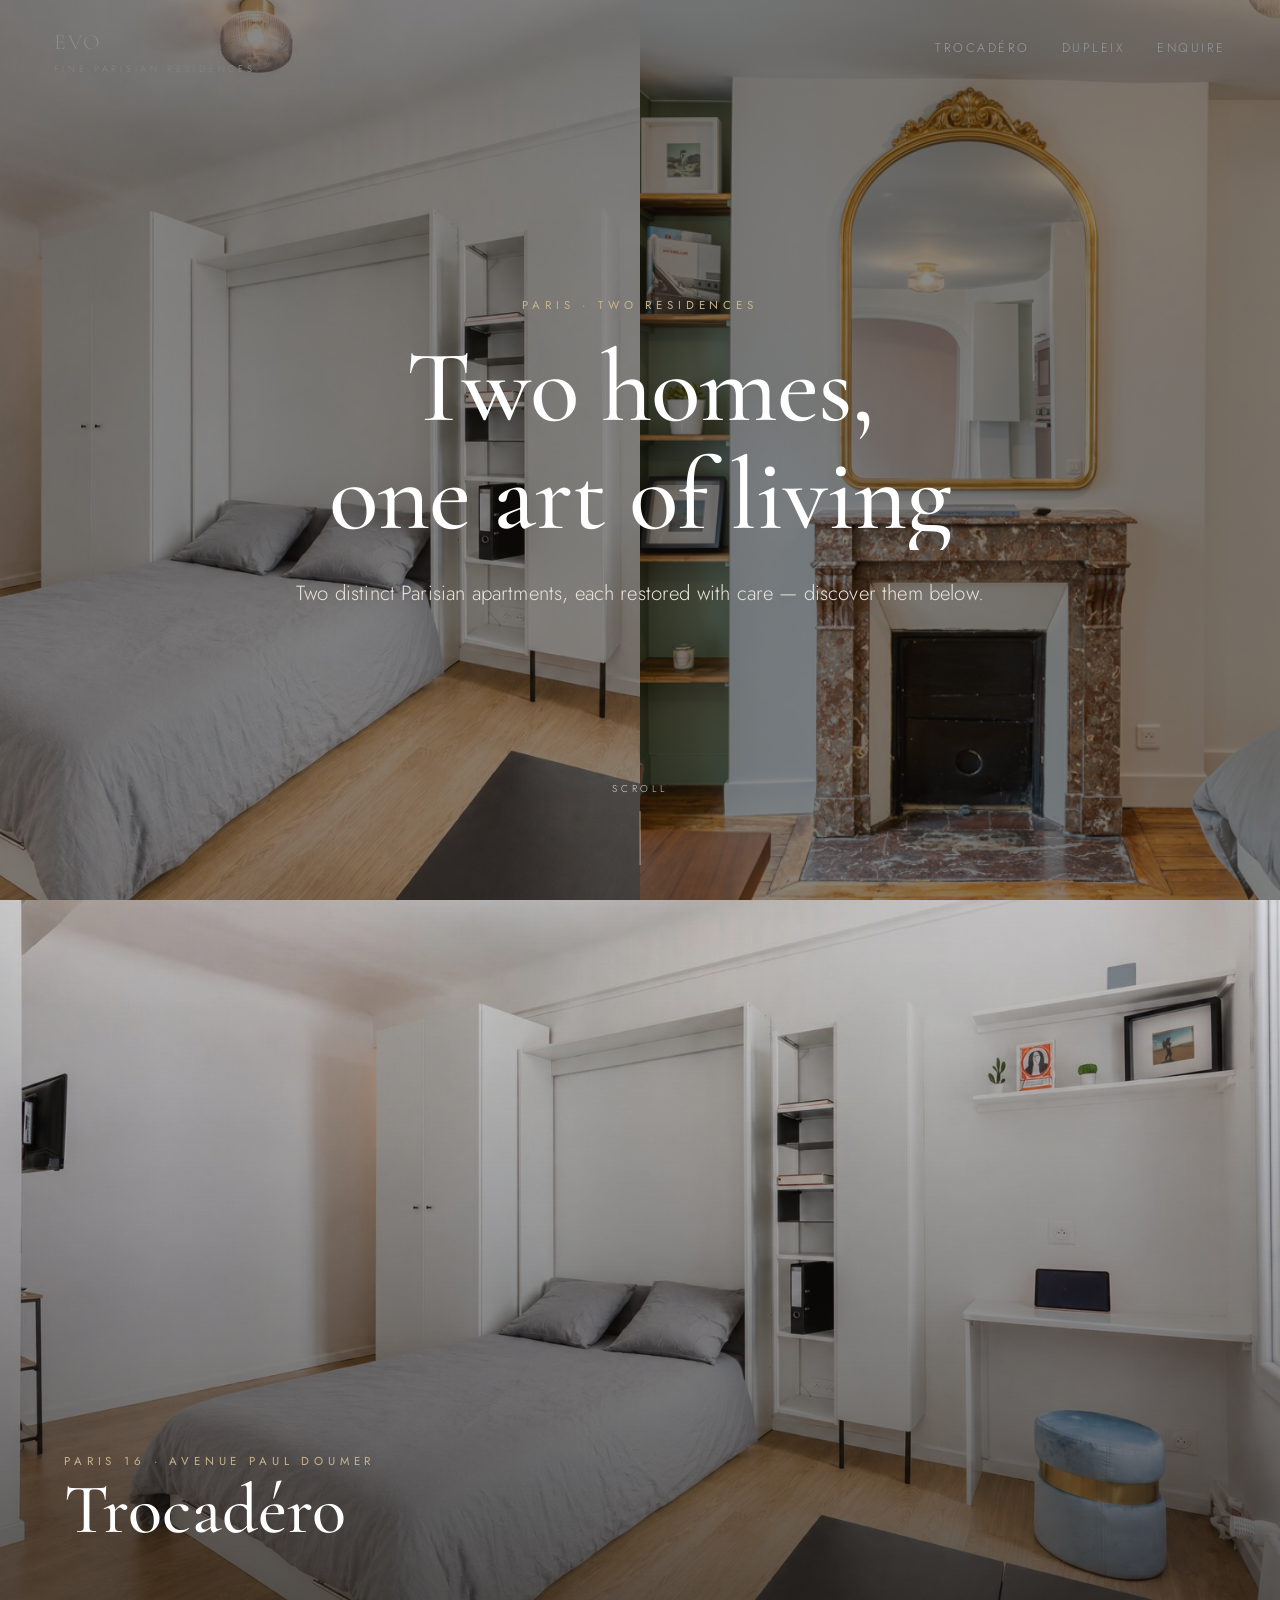
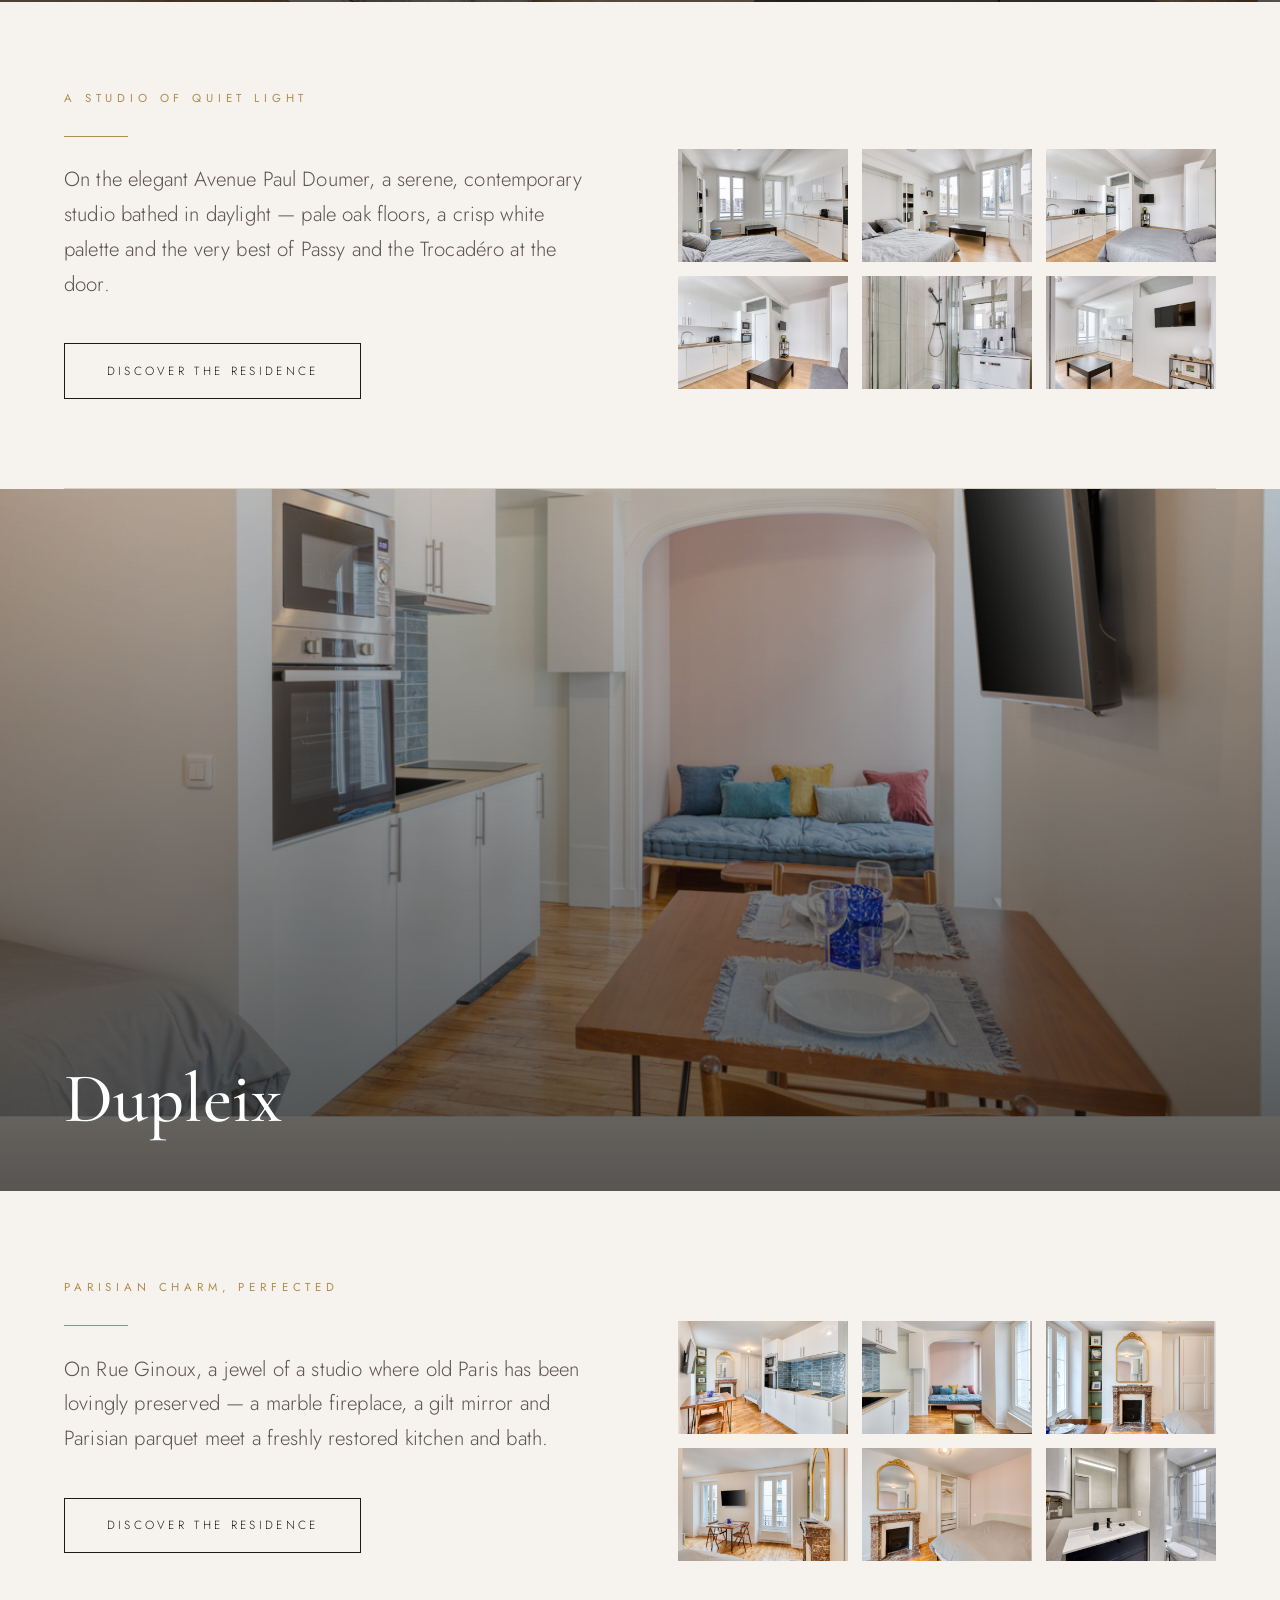
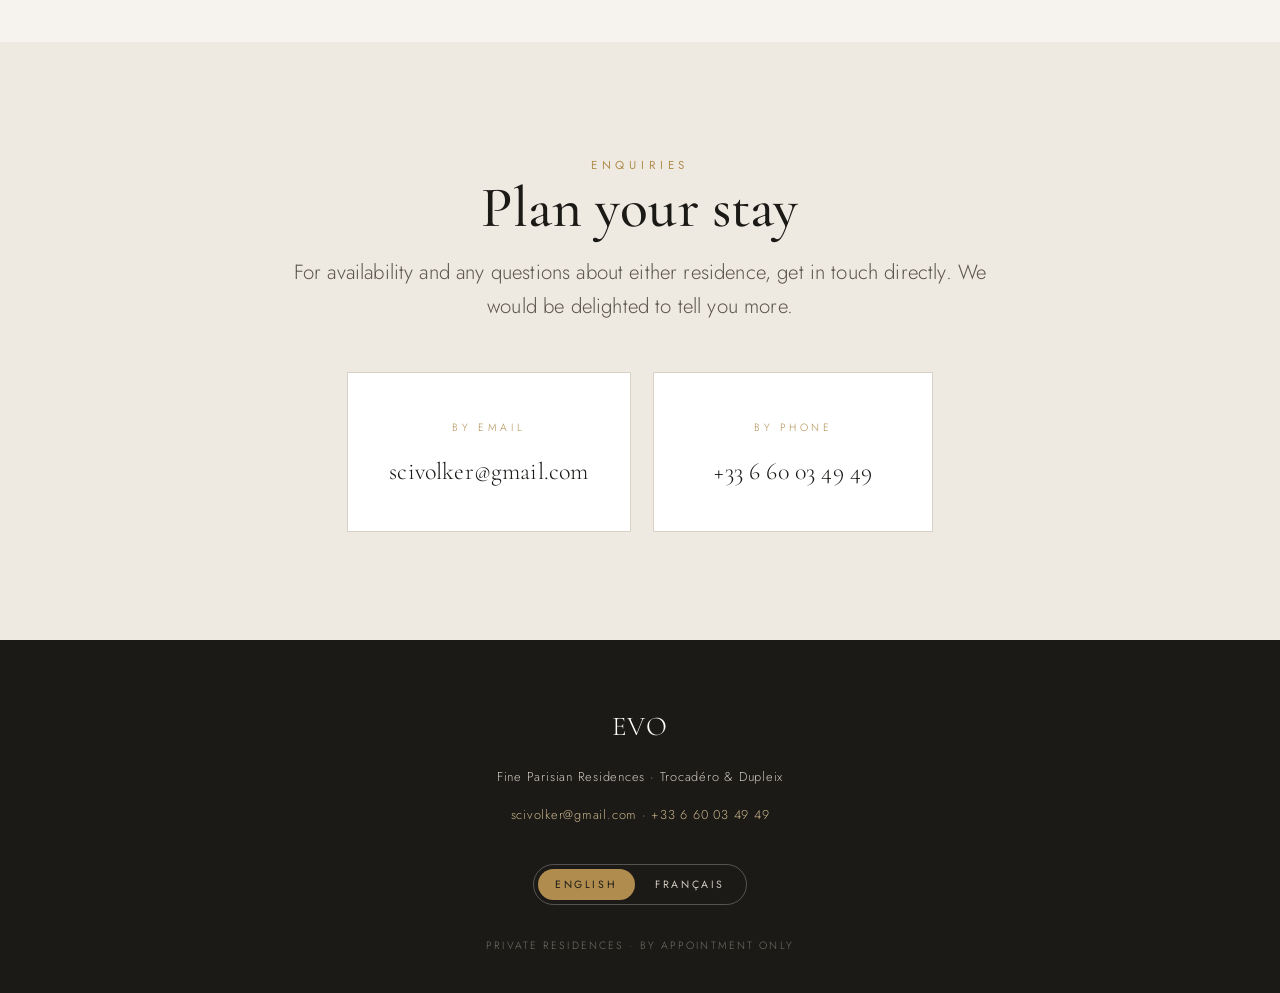
<file: index.html>
<!DOCTYPE html>
<html lang="en">
<head>
<meta charset="UTF-8">
<meta name="viewport" content="width=device-width, initial-scale=1.0">
<title>Two Fine Parisian Residences · Trocadéro & Dupleix</title>
<meta name="description" content="Two beautifully appointed Paris apartments — a luminous studio by the Trocadéro and a characterful pied-à-terre in the 15th.">
<link rel="preconnect" href="https://fonts.googleapis.com">
<link rel="preconnect" href="https://fonts.gstatic.com" crossorigin>
<link href="https://fonts.googleapis.com/css2?family=Cormorant+Garamond:ital,wght@0,400;0,500;1,400&family=Jost:wght@300;400;500&display=swap" rel="stylesheet">
<link rel="stylesheet" href="assets/css/style.css?v=4">
<style>
  /* generic landing extras */
  .landing-hero{ min-height:100vh; min-height:100svh; display:flex; align-items:center; justify-content:center; text-align:center; color:#fff; position:relative; overflow:hidden; }
  .landing-hero .split{ position:absolute; inset:0; display:grid; grid-template-columns:1fr 1fr; z-index:-2; }
  .landing-hero .split img{ width:100%; height:100%; object-fit:cover; }
  .landing-hero::after{ content:""; position:absolute; inset:0; background:rgba(20,18,15,.5); z-index:-1; }
  /* On phones, two landscape photos squeezed into two half-screens crop badly.
     Show a single, portrait-friendly image full screen instead. */
  @media(max-width:760px){
    .landing-hero .split{ grid-template-columns:1fr; }
    .landing-hero .split img:first-child{ display:none; }
    .landing-hero .split img:last-child{ height:100%; object-position:center 32%; }
  }
  .prop-block{ padding-block:clamp(4rem,9vh,7rem); }
  .prop-hero{ position:relative; height:78vh; min-height:520px; overflow:hidden; display:flex; align-items:flex-end; color:#fff; }
  .prop-hero img{ position:absolute; inset:0; width:100%; height:120%; object-fit:cover; z-index:-2; }
  .prop-hero::after{ content:""; position:absolute; inset:0; background:linear-gradient(180deg,rgba(20,18,15,.15),rgba(20,18,15,.7)); z-index:-1; }
  .prop-hero .pin{ width:min(1180px,90vw); margin-inline:auto; padding-bottom:3.4rem; }
  .mini-gallery{ display:grid; grid-template-columns:repeat(3,1fr); gap:14px; margin-top:3rem; }
  .mini-gallery img{ width:100%; aspect-ratio:3/2; object-fit:cover; cursor:pointer; transition:transform 1s var(--ease); }
  .mini-gallery a{ overflow:hidden; display:block; }
  .mini-gallery img:hover{ transform:scale(1.06); }
  @media(max-width:680px){ .mini-gallery{ grid-template-columns:repeat(2,1fr); } }
</style>
</head>
<body>

<header class="topbar">
  <a class="brand" href="#top">EVO<small>Fine Parisian Residences</small></a>
  <nav>
    <a class="navlink" href="#trocadero" data-en="Trocadéro" data-fr="Trocadéro">Trocadéro</a>
    <a class="navlink" href="#ginoux" data-en="Dupleix" data-fr="Dupleix">Dupleix</a>
    <a href="#contact" data-en="Enquire" data-fr="Contact">Enquire</a>
  </nav>
</header>

<!-- LANDING HERO -->
<section class="landing-hero" id="top">
  <div class="split">
    <img src="trocadero/img/hero-trocadero.jpg" alt="Luminous studio by the Trocadéro">
    <img src="ginoux/img/MI6A3746-Modifier.jpg" alt="Characterful studio in the 15th">
  </div>
  <div class="wrap">
    <span class="eyebrow" data-reveal data-en="Paris · Two Residences" data-fr="Paris · Deux Résidences" style="color:var(--gold-dim)">Paris · Two Residences</span>
    <h1 data-reveal data-reveal-delay="1" style="margin-top:1rem">
      <span class="reveal-line"><span data-en="Two homes," data-fr="Deux adresses,">Two homes,</span></span>
      <span class="reveal-line"><span data-en="one art of living" data-fr="un même art de vivre">one art of living</span></span>
    </h1>
    <p class="lead" data-reveal data-reveal-delay="2" style="margin:1.6rem auto 0;color:#e9e3d8" data-en="Two distinct Parisian apartments, each restored with care — discover them below." data-fr="Deux appartements parisiens singuliers, chacun rénové avec soin — découvrez-les ci-dessous.">Two distinct Parisian apartments, each restored with care — discover them below.</p>
  </div>
  <div class="scrollcue"><span data-en="Scroll" data-fr="Défiler">Scroll</span><span class="l"></span></div>
</section>

<!-- ============ TROCADÉRO ============ -->
<section id="trocadero">
  <div class="prop-hero">
    <img src="trocadero/img/hero-trocadero.jpg" alt="The Paul Doumer studio" data-parallax="0.12">
    <div class="pin">
      <span class="eyebrow" data-reveal style="color:var(--gold-dim)">Paris 16 · Avenue Paul Doumer</span>
      <h2 data-reveal data-reveal-delay="1" style="font-size:clamp(2.4rem,6vw,4.4rem)">Trocadéro</h2>
    </div>
  </div>
  <div class="prop-block">
    <div class="wrap intro-grid">
      <div data-reveal>
        <span class="eyebrow" data-en="A studio of quiet light" data-fr="Un studio de lumière paisible">A studio of quiet light</span>
        <div class="rule"></div>
        <p class="lead" data-en="On the elegant Avenue Paul Doumer, a serene, contemporary studio bathed in daylight — pale oak floors, a crisp white palette and the very best of Passy and the Trocadéro at the door." data-fr="Sur l'élégante avenue Paul Doumer, un studio serein et contemporain baigné de lumière — parquet de chêne clair, palette d'un blanc franc et le meilleur de Passy et du Trocadéro à la porte.">On the elegant Avenue Paul Doumer, a serene, contemporary studio bathed in daylight — pale oak floors, a crisp white palette and the very best of Passy and the Trocadéro at the door.</p>
        <a class="btn" href="trocadero/index.html" data-en="Discover the residence" data-fr="Découvrir la résidence">Discover the residence</a>
      </div>
      <div data-reveal data-reveal-delay="1">
        <div class="mini-gallery" data-lightbox>
          <a><img loading="lazy" src="trocadero/img/D07B2797.jpg" alt=""></a>
          <a><img loading="lazy" src="trocadero/img/D07B2812.jpg" alt=""></a>
          <a><img loading="lazy" src="trocadero/img/D07B2832.jpg" alt=""></a>
          <a><img loading="lazy" src="trocadero/img/D07B2862.jpg" alt=""></a>
          <a><img loading="lazy" src="trocadero/img/D07B2777.jpg" alt=""></a>
          <a><img loading="lazy" src="trocadero/img/D07B2887.jpg" alt=""></a>
        </div>
      </div>
    </div>
  </div>
</section>

<div class="wrap"><div class="prop-sep"></div></div>

<!-- ============ GINOUX ============ -->
<section id="ginoux">
  <div class="prop-hero">
    <img src="ginoux/img/MI6A3711-Modifier.jpg" alt="The Ginoux studio" data-parallax="0.12" style="object-position:64% 100%">
    <div class="pin">
      <span class="eyebrow" data-reveal style="color:var(--gold-dim)">Paris 15 · Rue Ginoux</span>
      <h2 data-reveal data-reveal-delay="1" style="font-size:clamp(2.4rem,6vw,4.4rem)">Dupleix</h2>
    </div>
  </div>
  <div class="prop-block">
    <div class="wrap intro-grid">
      <div data-reveal data-reveal-delay="1" style="order:2">
        <div class="mini-gallery" data-lightbox>
          <a><img loading="lazy" src="ginoux/img/MI6A3731.jpg" alt=""></a>
          <a><img loading="lazy" src="ginoux/img/MI6A3716.jpg" alt=""></a>
          <a><img loading="lazy" src="ginoux/img/MI6A3746-Modifier.jpg" alt=""></a>
          <a><img loading="lazy" src="ginoux/img/MI6A3761-Modifier.jpg" alt=""></a>
          <a><img loading="lazy" src="ginoux/img/MI6A3781-Modifier.jpg" alt=""></a>
          <a><img loading="lazy" src="ginoux/img/MI6A3681-Modifier.jpg" alt=""></a>
        </div>
      </div>
      <div data-reveal style="order:1">
        <span class="eyebrow" data-en="Parisian charm, perfected" data-fr="Le charme parisien sublimé">Parisian charm, perfected</span>
        <div class="rule"></div>
        <p class="lead" data-en="On Rue Ginoux, a jewel of a studio where old Paris has been lovingly preserved — a marble fireplace, a gilt mirror and Parisian parquet meet a freshly restored kitchen and bath." data-fr="Rue Ginoux, un studio bijou où le vieux Paris a été précieusement préservé — cheminée de marbre, miroir doré et parquet parisien côtoient une cuisine et une salle d'eau rénovées.">On Rue Ginoux, a jewel of a studio where old Paris has been lovingly preserved — a marble fireplace, a gilt mirror and Parisian parquet meet a freshly restored kitchen and bath.</p>
        <a class="btn" href="ginoux/index.html" data-en="Discover the residence" data-fr="Découvrir la résidence">Discover the residence</a>
      </div>
    </div>
  </div>
</section>

<!-- CONTACT -->
<section class="section alt" id="contact">
  <div class="wrap contact">
    <span class="eyebrow" data-reveal data-en="Enquiries" data-fr="Renseignements">Enquiries</span>
    <h2 data-reveal data-reveal-delay="1" data-en="Plan your stay" data-fr="Préparez votre séjour">Plan your stay</h2>
    <p class="lead" data-reveal data-reveal-delay="2" data-en="For availability and any questions about either residence, get in touch directly. We would be delighted to tell you more." data-fr="Pour les disponibilités et toute question sur l'une ou l'autre des résidences, contactez-nous directement. Nous serons ravis de vous en dire plus.">For availability and any questions about either residence, get in touch directly. We would be delighted to tell you more.</p>
    <div class="contact-cards">
      <div class="ccard" data-reveal>
        <span class="k" data-en="By email" data-fr="Par e-mail">By email</span>
        <a href="mailto:scivolker@gmail.com">scivolker@gmail.com</a>
      </div>
      <div class="ccard" data-reveal data-reveal-delay="1">
        <span class="k" data-en="By phone" data-fr="Par téléphone">By phone</span>
        <a href="tel:+33660034949">+33 6 60 03 49 49</a>
      </div>
    </div>
  </div>
</section>

<!-- FOOTER -->
<footer class="footer">
  <div class="brand">EVO</div>
  <p class="meta" data-en="Fine Parisian Residences · Trocadéro &amp; Dupleix" data-fr="Résidences parisiennes d'exception · Trocadéro &amp; Dupleix">Fine Parisian Residences · Trocadéro &amp; Dupleix</p>
  <p class="meta"><a href="mailto:scivolker@gmail.com">scivolker@gmail.com</a> · <a href="tel:+33660034949">+33 6 60 03 49 49</a></p>

  <div class="lang" role="group" aria-label="Language">
    <button data-lang="en" class="active">English</button>
    <button data-lang="fr">Français</button>
  </div>

  <p class="fine" data-en="Private residences · By appointment only" data-fr="Résidences privées · Sur rendez-vous uniquement">Private residences · By appointment only</p>
</footer>

<script src="assets/js/main.js?v=4"></script>
</body>
</html>
</file>
<file: assets/css/style.css>
/* =========================================================
   EVO — Fine Parisian Residences
   Shared luxury stylesheet
   ========================================================= */

:root{
  --bg:        #f6f3ee;   /* warm cream paper        */
  --bg-alt:    #efeae1;   /* slightly deeper cream   */
  --ink:       #1c1a17;   /* near-black, warm        */
  --ink-soft:  #5a554d;   /* muted text              */
  --line:      #d8d1c5;   /* hairline                */
  --gold:      #b08d4f;   /* champagne gold accent   */
  --gold-dim:  #c8b48a;
  --white:     #ffffff;
  --shadow:    0 24px 60px -28px rgba(28,26,23,.45);
  --serif: "Cormorant Garamond", "Times New Roman", serif;
  --sans: "Jost", "Helvetica Neue", Arial, sans-serif;
  --ease: cubic-bezier(.22,.61,.36,1);
}

*{ box-sizing:border-box; margin:0; padding:0; }

html{ scroll-behavior:smooth; -webkit-font-smoothing:antialiased; }

body{
  background:var(--bg);
  color:var(--ink);
  font-family:var(--sans);
  font-weight:300;
  font-size:16px;
  line-height:1.7;
  letter-spacing:.01em;
  overflow-x:hidden;
}

img{ display:block; max-width:100%; }

.wrap{ width:min(1180px, 90vw); margin-inline:auto; }

/* ---------- Typography ---------- */
h1,h2,h3{ font-family:var(--serif); font-weight:500; line-height:1.06; }
h1{ font-size:clamp(2.8rem, 8vw, 6.5rem); letter-spacing:-.01em; }
h2{ font-size:clamp(2rem, 4.6vw, 3.6rem); }
h3{ font-size:clamp(1.4rem, 2.4vw, 2rem); }

.eyebrow{
  font-family:var(--sans);
  text-transform:uppercase;
  letter-spacing:.42em;
  font-size:.72rem;
  font-weight:400;
  color:var(--gold);
  display:inline-block;
}

.lead{ font-size:clamp(1.05rem,1.6vw,1.35rem); color:var(--ink-soft); max-width:60ch; }

/* gold rule */
.rule{ width:64px; height:1px; background:var(--gold); margin:1.6rem 0; }
.rule.center{ margin-inline:auto; }

/* ---------- Top bar ---------- */
.topbar{
  position:fixed; inset:0 0 auto 0; z-index:60;
  display:flex; align-items:center; justify-content:space-between;
  padding:1.5rem clamp(1.2rem,5vw,3.4rem);
  mix-blend-mode:difference; color:#fff;
  transition:padding .4s var(--ease);
}
.topbar .brand{
  font-family:var(--serif); font-size:1.35rem; letter-spacing:.06em;
  text-decoration:none; color:inherit;
}
.topbar .brand small{ display:block; font-family:var(--sans); font-size:.58rem; letter-spacing:.4em; text-transform:uppercase; opacity:.8; }
.topbar nav{ display:flex; gap:2rem; align-items:center; }
.topbar nav a{
  color:inherit; text-decoration:none; font-size:.78rem;
  text-transform:uppercase; letter-spacing:.2em;
  position:relative; padding-bottom:4px;
}
.topbar nav a::after{
  content:""; position:absolute; left:0; bottom:0; height:1px; width:0; background:currentColor; transition:width .4s var(--ease);
}
.topbar nav a:hover::after{ width:100%; }
@media(max-width:760px){ .topbar nav .navlink{ display:none; } }

/* ---------- Hero ---------- */
.hero{
  position:relative; min-height:100vh; min-height:100svh; display:flex; align-items:flex-end;
  overflow:hidden; color:#fff;
}
.hero__media{ position:absolute; inset:0; z-index:-2; }
.hero__media img{ width:100%; height:120%; object-fit:cover; will-change:transform; }
.hero::after{
  content:""; position:absolute; inset:0; z-index:-1;
  background:linear-gradient(180deg, rgba(20,18,15,.45) 0%, rgba(20,18,15,.12) 28%, rgba(20,18,15,.60) 66%, rgba(20,18,15,.92) 100%);
}
.hero__inner{ width:min(1180px,90vw); margin-inline:auto; padding-block:0 9vh; text-shadow:0 2px 30px rgba(0,0,0,.45); }
.hero h1{ max-width:14ch; }
.hero .eyebrow{ color:var(--gold-dim); }
.hero__loc{ margin-top:1.4rem; font-size:1.05rem; letter-spacing:.18em; text-transform:uppercase; opacity:.92; }
.scrollcue{
  position:absolute; left:50%; bottom:2.2rem; transform:translateX(-50%);
  font-size:.62rem; letter-spacing:.4em; text-transform:uppercase; opacity:.8;
  display:flex; flex-direction:column; align-items:center; gap:.8rem;
}
.scrollcue span.l{ width:1px; height:54px; background:#fff; opacity:.6; animation:cue 2.4s var(--ease) infinite; transform-origin:top; }
@keyframes cue{ 0%{transform:scaleY(0)} 40%{transform:scaleY(1)} 100%{transform:scaleY(0); transform-origin:bottom} }

/* ---------- Sections ---------- */
section{ position:relative; }
.section{ padding-block:clamp(5rem,12vh,9rem); }
.section.alt{ background:var(--bg-alt); }

.intro-grid{ display:grid; grid-template-columns:1fr 1fr; gap:clamp(2rem,6vw,6rem); align-items:center; }
.intro-grid .figure{ position:relative; }
.intro-grid .figure img{ width:100%; aspect-ratio:4/5; object-fit:cover; box-shadow:var(--shadow); }
.intro-grid .figure .tag{
  position:absolute; bottom:-18px; left:-18px; background:var(--ink); color:#fff;
  font-size:.62rem; letter-spacing:.3em; text-transform:uppercase; padding:.7rem 1.1rem;
}
@media(max-width:820px){ .intro-grid{ grid-template-columns:1fr; } .intro-grid .figure .tag{ left:0; } }

/* feature list */
.features{ display:grid; grid-template-columns:repeat(3,1fr); gap:2.5rem; margin-top:3.5rem; }
.feature{ padding-top:1.4rem; border-top:1px solid var(--line); }
.feature .n{ font-family:var(--serif); font-size:1.1rem; color:var(--gold); display:block; margin-bottom:.6rem; }
.feature h3{ font-size:1.15rem; margin-bottom:.4rem; }
.feature p{ font-size:.92rem; color:var(--ink-soft); }
@media(max-width:760px){ .features{ grid-template-columns:1fr; gap:1.6rem; } }

/* ---------- Gallery ---------- */
.gallery-head{ display:flex; justify-content:space-between; align-items:flex-end; flex-wrap:wrap; gap:1rem; margin-bottom:3rem; }
.gallery{
  columns:3; column-gap:18px;
}
.gallery figure{ break-inside:avoid; margin:0 0 18px; overflow:hidden; cursor:pointer; position:relative; background:var(--bg-alt); }
.gallery figure img{ width:100%; transition:transform 1.1s var(--ease), filter 1.1s var(--ease); }
.gallery figure::after{
  content:"View"; position:absolute; inset:0; display:flex; align-items:center; justify-content:center;
  font-size:.66rem; letter-spacing:.34em; text-transform:uppercase; color:#fff;
  background:rgba(20,18,15,.32); opacity:0; transition:opacity .5s var(--ease);
  pointer-events:none;
}
.gallery figure:hover img{ transform:scale(1.06); }
.gallery figure:hover::after{ opacity:1; }
@media(max-width:920px){ .gallery{ columns:2; } }
@media(max-width:560px){ .gallery{ columns:1; } }

/* ---------- Banner image (full bleed) ---------- */
.banner{ position:relative; height:70vh; overflow:hidden; }
.banner img{ width:100%; height:120%; object-fit:cover; will-change:transform; }
.banner .quote{
  position:absolute; inset:0; display:flex; align-items:center; justify-content:center; text-align:center;
  color:#fff; padding:2rem;
}
.banner .quote p{ font-family:var(--serif); font-size:clamp(1.6rem,3.4vw,2.8rem); max-width:18ch; line-height:1.2; }
.banner::after{ content:""; position:absolute; inset:0; background:rgba(20,18,15,.34); }
.banner .quote{ z-index:2; }

/* ---------- Contact ---------- */
.contact{ text-align:center; }
.contact .lead{ margin-inline:auto; margin-top:1rem; }
.contact-cards{ display:flex; gap:1.4rem; justify-content:center; flex-wrap:wrap; margin-top:3rem; }
.ccard{
  background:var(--white); border:1px solid var(--line);
  padding:2.4rem 2.6rem; min-width:280px; text-align:center;
  transition:transform .5s var(--ease), box-shadow .5s var(--ease);
}
.ccard:hover{ transform:translateY(-6px); box-shadow:var(--shadow); }
.ccard .k{ font-size:.66rem; letter-spacing:.34em; text-transform:uppercase; color:var(--gold); }
.ccard a{ display:block; margin-top:.8rem; font-family:var(--serif); font-size:1.5rem; color:var(--ink); text-decoration:none; }
.ccard a:hover{ color:var(--gold); }

.btn{
  display:inline-block; margin-top:2.6rem; padding:1.05rem 2.6rem;
  border:1px solid var(--ink); color:var(--ink); text-decoration:none;
  font-size:.74rem; letter-spacing:.28em; text-transform:uppercase;
  position:relative; overflow:hidden; z-index:1; background:transparent;
  transition:color .5s var(--ease);
}
.btn::before{ content:""; position:absolute; inset:0; background:var(--ink); transform:scaleX(0); transform-origin:left; transition:transform .5s var(--ease); z-index:-1; }
.btn:hover{ color:#fff; }
.btn:hover::before{ transform:scaleX(1); }
.btn.light{ border-color:#fff; color:#fff; }
.btn.light::before{ background:#fff; }
.btn.light:hover{ color:var(--ink); }

/* ---------- Footer ---------- */
.footer{ background:var(--ink); color:#cfc9bf; padding-block:4rem 2.4rem; text-align:center; }
.footer .brand{ font-family:var(--serif); font-size:1.7rem; color:#fff; letter-spacing:.05em; }
.footer .meta{ font-size:.8rem; letter-spacing:.06em; margin-top:1rem; }
.footer a{ color:var(--gold-dim); text-decoration:none; }
.footer .fine{ font-size:.66rem; letter-spacing:.2em; text-transform:uppercase; opacity:.5; margin-top:2rem; }

/* ---------- Language toggle ---------- */
.lang{
  display:inline-flex; align-items:center; gap:.2rem; margin-top:2.4rem;
  border:1px solid rgba(255,255,255,.25); border-radius:999px; padding:.25rem;
}
.lang button{
  background:none; border:none; cursor:pointer; color:#cfc9bf;
  font-family:var(--sans); font-size:.66rem; letter-spacing:.24em; text-transform:uppercase;
  padding:.5rem 1.1rem; border-radius:999px; transition:all .4s var(--ease);
}
.lang button.active{ background:var(--gold); color:var(--ink); }

/* floating lang for non-footer contexts (generic page index) */

/* ---------- Reveal animations ---------- */
[data-reveal]{ opacity:0; transform:translateY(34px); transition:opacity 1s var(--ease), transform 1s var(--ease); }
[data-reveal].in{ opacity:1; transform:none; }
[data-reveal="fade"]{ transform:none; }
[data-reveal-delay="1"]{ transition-delay:.12s; }
[data-reveal-delay="2"]{ transition-delay:.24s; }
[data-reveal-delay="3"]{ transition-delay:.36s; }

/* split heading words */
.reveal-line{ display:block; overflow:hidden; }
.reveal-line > span{ display:block; transform:translateY(110%); transition:transform 1.1s var(--ease); }
.in .reveal-line > span, [data-reveal].in .reveal-line > span{ transform:none; }

/* ---------- Lightbox ---------- */
.lightbox{
  position:fixed; inset:0; z-index:120; background:rgba(16,14,12,.94);
  display:flex; align-items:center; justify-content:center;
  opacity:0; pointer-events:none; transition:opacity .5s var(--ease);
}
.lightbox.open{ opacity:1; pointer-events:auto; }
.lightbox img{ max-width:90vw; max-height:84vh; object-fit:contain; box-shadow:0 30px 80px rgba(0,0,0,.6); }
.lightbox .lb-close{ position:absolute; top:1.6rem; right:2rem; color:#fff; font-size:2rem; cursor:pointer; background:none; border:none; line-height:1; }
.lightbox .lb-nav{ position:absolute; top:50%; transform:translateY(-50%); background:none; border:none; color:#fff; font-size:2.4rem; cursor:pointer; padding:1rem; opacity:.7; transition:opacity .3s; }
.lightbox .lb-nav:hover{ opacity:1; }
.lightbox .lb-prev{ left:1rem; } .lightbox .lb-next{ right:1rem; }
.lightbox .lb-count{ position:absolute; bottom:1.6rem; left:50%; transform:translateX(-50%); color:#fff; font-size:.7rem; letter-spacing:.3em; }

/* ---------- Property divider (generic page) ---------- */
.prop-sep{ height:1px; background:var(--line); width:100%; }

/* small helpers */
.center{ text-align:center; }
.mt-s{ margin-top:1rem; } .mt-m{ margin-top:2rem; }

/* ---------- Mobile refinements ---------- */
@media(max-width:900px){
  /* Parallax is off on mobile, so let images fill their frame exactly
     (avoids any empty strip at the bottom of hero / banner images) */
  .hero__media img,
  .banner img,
  .prop-hero img{ height:100%; }
}
@media(max-width:560px){
  .hero__inner{ padding-block:0 7vh; }
  .hero__loc{ font-size:.9rem; letter-spacing:.14em; }
  .section{ padding-block:clamp(3.4rem,9vh,6rem); }
  .topbar{ padding:1.1rem 1.2rem; }

  /* contact cards: stack full width, never overflow small screens */
  .contact-cards{ flex-direction:column; align-items:stretch; gap:1rem; }
  .ccard{ min-width:0; width:100%; padding:1.9rem 1.4rem; }
  .ccard a{ font-size:1.3rem; word-break:break-word; }

  /* roomier lightbox controls for touch */
  .lightbox img{ max-width:94vw; max-height:80vh; }
  .lightbox .lb-close{ top:1rem; right:1.1rem; font-size:2.4rem; }
  .lightbox .lb-nav{ font-size:2rem; padding:1.2rem .6rem; }

  .gallery-head{ margin-bottom:2rem; }
  .banner{ height:56vh; }
}
</file>
